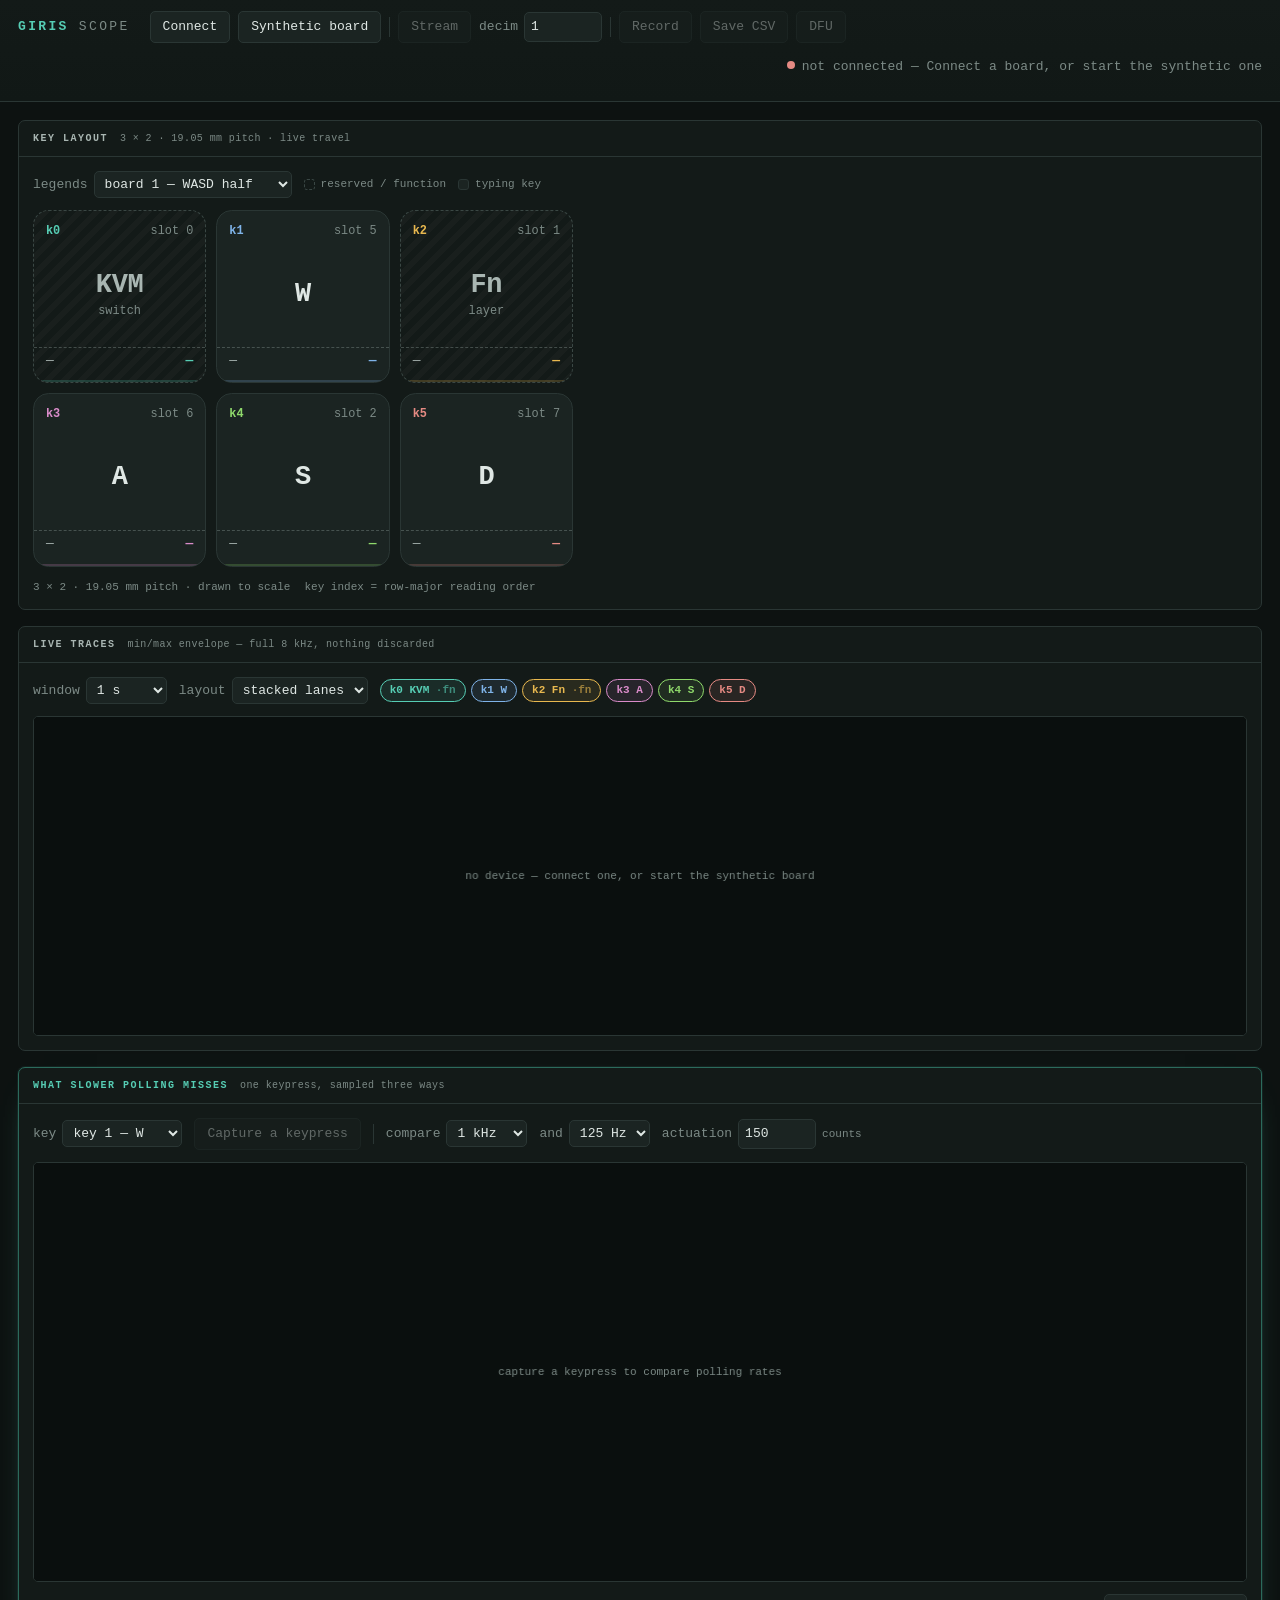
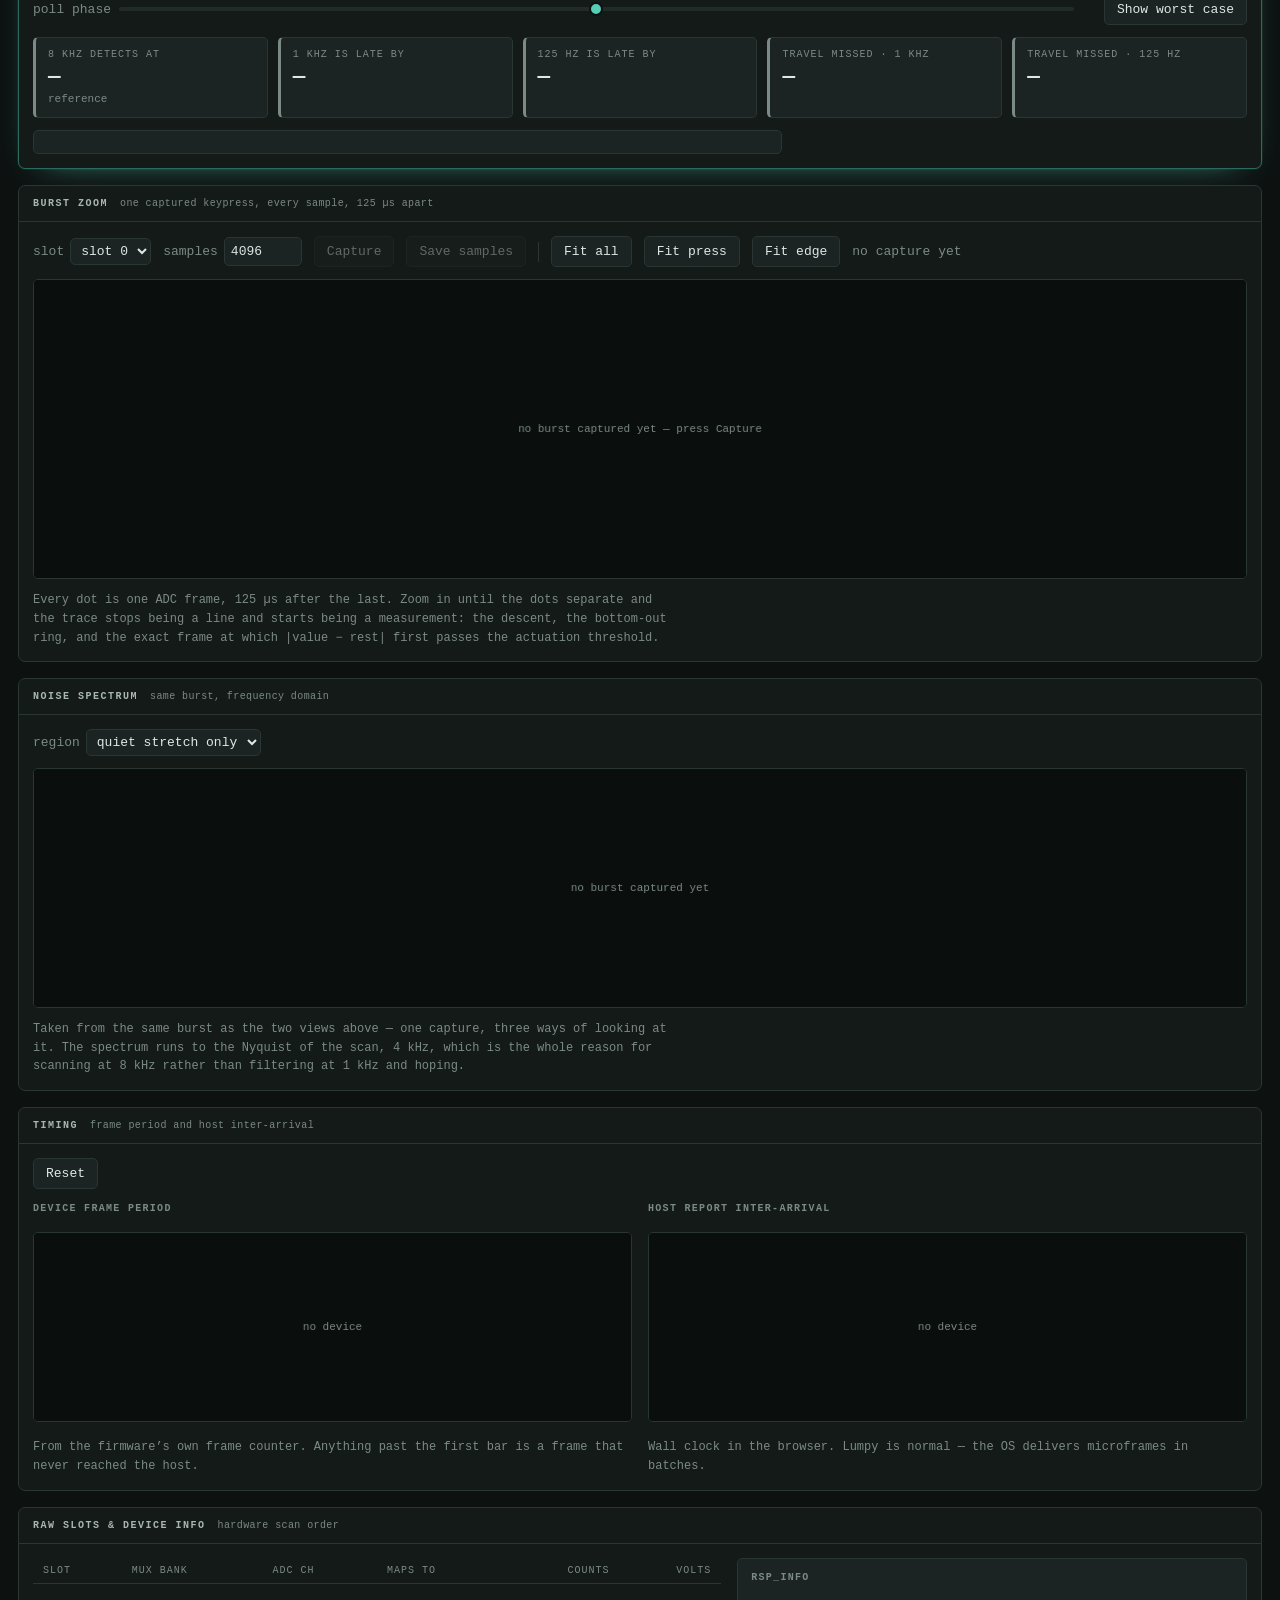
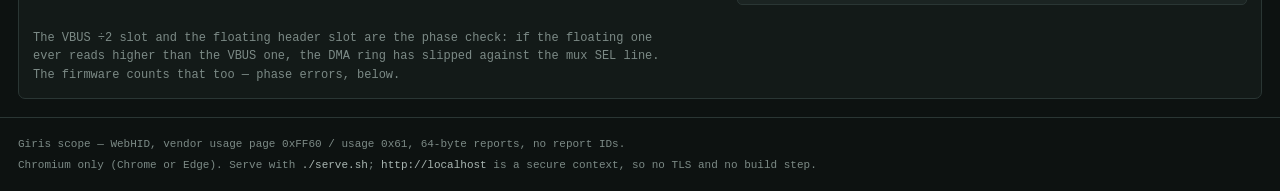
<file: fw/tools/viewer/index.html>
<!doctype html>
<!-- SPDX-License-Identifier: Apache-2.0
     Copyright 2026 Isaac Chiu
-->
<html lang="en">
<head>
<meta charset="utf-8">
<meta name="viewport" content="width=device-width,initial-scale=1">
<title>Giris scope</title>
<meta name="description" content="Live viewer for the Giris analog keyboard: 8 kHz Hall telemetry over raw HID, in the browser, with no build step.">
<link rel="stylesheet" href="style.css">
<link rel="icon" href="data:image/svg+xml,<svg xmlns='http://www.w3.org/2000/svg' viewBox='0 0 32 32'><rect width='32' height='32' rx='7' fill='%230D1211'/><path d='M4 22h4l3-11 3 8 3-13 3 18 3-8h5' fill='none' stroke='%2356CDB4' stroke-width='2.2' stroke-linejoin='round' stroke-linecap='round'/></svg>">
</head>
<body>

<header>
  <h1>Giris <span>scope</span></h1>
  <nav class="controls">
    <button id="connect">Connect</button>
    <button id="synth" title="A generated board: every view works with no hardware attached">Synthetic board</button>
    <span class="sep"></span>
    <button id="stream" disabled>Stream</button>
    <label class="field" title="Device-side decimation. 1 = every 8 kHz frame reaches the host.">decim
      <input type="number" id="decim" value="1" min="1" max="255"></label>
    <span class="sep"></span>
    <button id="record" disabled>Record</button>
    <button id="save" disabled>Save CSV</button>
    <button id="boot" disabled title="Jump to the ROM bootloader for reflashing">DFU</button>
  </nav>
  <span class="status"><span class="dot" id="dot"></span><span id="status">starting…</span></span>
  <div class="tabs" id="tabs" hidden></div>
</header>

<div class="banner" id="banner" hidden></div>

<main>

  <section class="panel" id="panel-keypad">
    <h2>Key layout <span class="sub">3 × 2 · 19.05 mm pitch · live travel</span></h2>
    <div class="body"></div>
  </section>

  <section class="panel" id="panel-trace">
    <h2>Live traces <span class="sub">min/max envelope — full 8 kHz, nothing discarded</span></h2>
    <div class="body"></div>
  </section>

  <section class="panel panel--feature" id="panel-compare">
    <h2>What slower polling misses <span class="sub">one keypress, sampled three ways</span></h2>
    <div class="body"></div>
  </section>

  <section class="panel" id="panel-burst">
    <h2>Burst zoom <span class="sub">one captured keypress, every sample, 125 µs apart</span></h2>
    <div class="body"></div>
  </section>

  <section class="panel" id="panel-spectrum">
    <h2>Noise spectrum <span class="sub">same burst, frequency domain</span></h2>
    <div class="body"></div>
  </section>

  <section class="panel" id="panel-histogram">
    <h2>Timing <span class="sub">frame period and host inter-arrival</span></h2>
    <div class="body"></div>
  </section>

  <section class="panel" id="panel-slots">
    <h2>Raw slots &amp; device info <span class="sub">hardware scan order</span></h2>
    <div class="body"></div>
  </section>

</main>

<footer>
  <span>Giris scope — WebHID, vendor usage page 0xFF60 / usage 0x61, 64-byte reports, no report IDs.</span>
  <span>Chromium only (Chrome or Edge). Serve with <code>./serve.sh</code>; <code>http://localhost</code> is a secure context, so no TLS and no build step.</span>
</footer>

<script type="module" src="js/app.js"></script>
</body>
</html>
</file>
<file: fw/tools/viewer/style.css>
/* SPDX-License-Identifier: Apache-2.0
 * Copyright 2026 Isaac Chiu
 */
/*
 * style.css — the whole visual identity, in one plain stylesheet.
 * No preprocessor, no framework, no build step. Dark by construction: this is a
 * bench instrument, and it usually shares a screen with an oscilloscope.
 */

:root {
  --paper: #0d1211;
  --surface: #131a18;
  --surface-2: #1b2422;
  --surface-3: #212c29;
  --plot: #0a0f0e;
  --plot-lane: #0c1211;
  --ink: #dfe7e4;
  --ink-2: #a9b6b2;
  --ink-3: #7c8a86;
  --rule: #2a3634;
  --grid: #1c2725;
  --accent: #56cdb4;
  --accent-dim: #2b6a5c;
  --warn: #de9a5c;
  --stop: #e58a83;
  --k0: #56cdb4;
  --k1: #7fb3e8;
  --k2: #e8b84f;
  --k3: #d98bc9;
  --k4: #8fd96b;
  --k5: #e58a83;

  --mono: ui-monospace, "SF Mono", SFMono-Regular, Menlo, Consolas, monospace;
  --radius: 7px;
}

* { box-sizing: border-box; }

body {
  margin: 0;
  background: var(--paper);
  color: var(--ink);
  font: 13px/1.5 var(--mono);
  font-variant-numeric: tabular-nums;
  -webkit-font-smoothing: antialiased;
}

canvas, img, svg { max-width: 100%; }
code { color: var(--ink-2); }

/* ------------------------------------------------------------- header */

header {
  display: flex;
  align-items: center;
  gap: 14px;
  flex-wrap: wrap;
  padding: 11px 18px;
  border-bottom: 1px solid var(--rule);
  background: linear-gradient(var(--surface), #111816);
  position: sticky;
  top: 0;
  z-index: 20;
}

h1 {
  font-size: 13px;
  letter-spacing: 0.18em;
  text-transform: uppercase;
  color: var(--accent);
  margin: 0 6px 0 0;
  font-weight: 700;
  white-space: nowrap;
}
h1 span { color: var(--ink-3); font-weight: 500; }

.controls { display: flex; align-items: center; gap: 8px; flex-wrap: wrap; }

button {
  font: inherit;
  background: var(--surface-2);
  color: var(--ink);
  border: 1px solid var(--rule);
  border-radius: 5px;
  padding: 5px 12px;
  cursor: pointer;
  white-space: nowrap;
  transition: border-color .12s, color .12s, background .12s;
}
button:hover:not(:disabled) { border-color: var(--accent); color: var(--accent); }
button:focus-visible { outline: 2px solid var(--accent); outline-offset: 1px; }
button:disabled { opacity: .38; cursor: default; }
button.on {
  background: var(--accent);
  color: #08201c;
  border-color: var(--accent);
  font-weight: 700;
}

.sep { width: 1px; height: 20px; background: var(--rule); }

label, .field { color: var(--ink-3); display: inline-flex; align-items: center; gap: 6px; white-space: nowrap; }
.field--grow { flex: 1 1 220px; }
.unit { color: var(--ink-3); font-size: 11px; }

input[type=number], select, input[type=text] {
  font: inherit;
  font-variant-numeric: tabular-nums;
  background: var(--surface-2);
  color: var(--ink);
  border: 1px solid var(--rule);
  border-radius: 5px;
  padding: 4px 6px;
}
input[type=number] { width: 6em; }
select { max-width: 22em; }
input:focus, select:focus { outline: none; border-color: var(--accent); }

input[type=range].slider {
  -webkit-appearance: none;
  appearance: none;
  flex: 1 1 160px;
  height: 4px;
  border-radius: 2px;
  background: var(--surface-3);
  accent-color: var(--accent);
}
input[type=range].slider::-webkit-slider-thumb {
  -webkit-appearance: none;
  width: 14px; height: 14px;
  border-radius: 50%;
  background: var(--accent);
  border: 2px solid var(--paper);
  cursor: pointer;
}

.status {
  margin-left: auto;
  color: var(--ink-3);
  white-space: nowrap;
  min-width: 0;
  overflow: hidden;
  text-overflow: ellipsis;
}
.dot {
  display: inline-block; width: 8px; height: 8px; border-radius: 50%;
  background: var(--stop); margin-right: 7px; vertical-align: 1px;
}
.dot.live { background: var(--accent); box-shadow: 0 0 8px -1px var(--accent); }

.tabs { display: flex; gap: 6px; flex-basis: 100%; flex-wrap: wrap; }
.tab {
  display: inline-flex; align-items: center; gap: 7px;
  padding: 3px 8px 3px 9px; font-size: 12px;
  background: transparent; border-color: var(--rule); color: var(--ink-3);
}
.tab.on { color: var(--ink); border-color: var(--accent-dim); background: var(--surface-2); }
.tab-dot { width: 6px; height: 6px; border-radius: 50%; background: var(--ink-3); }
.tab-dot.live { background: var(--accent); }
.tab-x { font-style: normal; color: var(--ink-3); padding: 0 2px; }
.tab-x:hover { color: var(--stop); }

.banner {
  padding: 9px 18px;
  background: #2a1f16;
  border-bottom: 1px solid #4a3722;
  color: var(--warn);
}

/* -------------------------------------------------------------- panels */

main {
  padding: 18px;
  display: flex;
  flex-direction: column;
  gap: 16px;
  max-width: 1680px;
  margin: 0 auto;
  min-width: 0;
}

.panel {
  background: var(--surface);
  border: 1px solid var(--rule);
  border-radius: var(--radius);
  min-width: 0;
}
.panel--feature {
  border-color: var(--accent-dim);
  box-shadow: 0 0 0 1px rgba(86, 205, 180, .08), 0 12px 34px -26px var(--accent);
}
.panel > h2 {
  font-size: 10px;
  letter-spacing: 0.15em;
  text-transform: uppercase;
  color: var(--ink-2);
  margin: 0;
  padding: 10px 14px;
  border-bottom: 1px solid var(--rule);
  font-weight: 700;
  display: flex;
  gap: 12px;
  align-items: baseline;
  flex-wrap: wrap;
}
.panel--feature > h2 { color: var(--accent); }
.panel > h2 .sub {
  font-weight: 400;
  letter-spacing: .04em;
  text-transform: none;
  color: var(--ink-3);
}
.panel > .body { padding: 14px; display: flex; flex-direction: column; gap: 12px; min-width: 0; }

h3 {
  font-size: 10px; letter-spacing: .13em; text-transform: uppercase;
  color: var(--ink-3); margin: 0 0 8px; font-weight: 600;
}

.row { display: flex; gap: 12px; align-items: center; flex-wrap: wrap; }
.row--controls { row-gap: 8px; }
.row--foot { align-items: flex-start; justify-content: space-between; }
.row--phase { gap: 14px; }

.muted { color: var(--ink-3); }
.mono { font-family: var(--mono); font-variant-numeric: tabular-nums; }
.err { color: var(--stop); }
.warnish { color: var(--warn); }
.dim { opacity: .55; }
.hint { color: var(--ink-3); font-size: 12px; max-width: 88ch; margin: 0; line-height: 1.55; }
.cursor-out { min-width: 22em; text-align: right; }

.plot {
  display: block;
  width: 100%;
  border-radius: 5px;
  background: var(--plot);
  border: 1px solid var(--rule);
  cursor: crosshair;
  touch-action: none;
}
.plot.grabbing { cursor: grabbing; }

/* ------------------------------------------------------------- keypad */

.keypad-wrap { width: 100%; max-width: 540px; }
.keypad {
  display: grid;
  width: 100%;
  justify-content: space-between;
  align-content: space-between;
  container-type: inline-size;
}

.cap {
  position: relative;
  border-radius: 9%;
  background: var(--surface-2);
  border: 1px solid var(--rule);
  overflow: hidden;
  user-select: none;
  cursor: pointer;
  transition: border-color .1s, box-shadow .1s;
}
.cap[data-role="fn"] {
  background:
    repeating-linear-gradient(135deg, transparent 0 6px, rgba(255,255,255,.022) 6px 12px),
    var(--surface);
  border-style: dashed;
  border-color: #3a4744;
}
.cap[data-state="down"] {
  border-color: var(--kc);
  border-style: solid;
  box-shadow: 0 0 0 1px var(--kc), 0 0 22px -6px var(--kc);
}

.cap-fill {
  position: absolute;
  left: 0; right: 0; bottom: 0;
  height: 0;
  background: var(--kc);
  opacity: .22;
  border-top: 2px solid var(--kc);
  pointer-events: none;
}
.cap[data-state="down"] .cap-fill { opacity: .34; }

.cap-act {
  position: absolute;
  left: 0; right: 0;
  bottom: 20%;
  height: 0;
  border-top: 1px dashed var(--ink-3);
  opacity: .45;
  pointer-events: none;
}

.cap-face {
  position: absolute;
  inset: 0;
  padding: 7%;
  display: flex;
  flex-direction: column;
  justify-content: space-between;
  pointer-events: none;
}
.cap-top { display: flex; justify-content: space-between; color: var(--ink-3); font-size: 10px; font-size: 2.2cqw; }
.cap-idx { color: var(--kc); font-weight: 700; }
.cap-mid { text-align: center; }
.cap-label {
  font-size: 24px; font-size: 5cqw;
  font-weight: 700;
  letter-spacing: -.01em;
  line-height: 1.1;
  color: var(--ink);
  word-break: break-word;
}
.cap[data-role="fn"] .cap-label { color: var(--ink-2); font-weight: 600; }
.cap-sub { font-size: 10px; font-size: 2.2cqw; color: var(--ink-3); margin-top: 2px; }
.cap-read {
  display: flex; justify-content: space-between;
  font-size: 10px; font-size: 2.4cqw;
  color: var(--ink-2);
}
.cap-travel { color: var(--kc); font-weight: 600; }

.keypad-scale {
  display: flex; gap: 14px; flex-wrap: wrap;
  font-size: 11px; color: var(--ink-3);
}
.legend-key { display: inline-flex; align-items: center; gap: 6px; color: var(--ink-3); font-size: 11px; }
.swatch { width: 11px; height: 11px; border-radius: 3px; display: inline-block; }
.swatch--key { background: var(--surface-2); border: 1px solid var(--rule); }
.swatch--fn { background: var(--surface); border: 1px dashed #3a4744; }

/* -------------------------------------------------------------- chips */

.chips { display: flex; gap: 5px; flex-wrap: wrap; }
.chip {
  padding: 2px 9px;
  font-size: 11px;
  border-radius: 999px;
  background: transparent;
  border: 1px solid var(--rule);
  color: var(--ink-3);
}
.chip.on { color: var(--kc); border-color: var(--kc); background: color-mix(in srgb, var(--kc) 10%, transparent); }
.chip[data-role="fn"]::after { content: " ·fn"; opacity: .6; }
.chip:hover:not(:disabled) { color: var(--kc); border-color: var(--kc); }

/* -------------------------------------------------------------- stats */

.stats {
  display: grid;
  grid-template-columns: repeat(auto-fit, minmax(190px, 1fr));
  gap: 10px;
}
.stat {
  background: var(--surface-2);
  border: 1px solid var(--rule);
  border-left: 3px solid var(--ink-3);
  border-radius: 5px;
  padding: 9px 12px;
}
.stat[data-tone="ok"] { border-left-color: var(--accent); }
.stat[data-tone="warn"] { border-left-color: var(--k1); }
.stat[data-tone="stop"] { border-left-color: var(--k2); }
.stat-k { font-size: 10px; letter-spacing: .1em; text-transform: uppercase; color: var(--ink-3); }
.stat-v { font-size: 21px; line-height: 1.25; margin: 2px 0 1px; font-weight: 600; }
.stat-h { font-size: 11px; color: var(--ink-3); }

.verdict {
  margin: 0;
  padding: 11px 13px;
  background: var(--surface-2);
  border: 1px solid var(--rule);
  border-radius: 5px;
  color: var(--ink-2);
  line-height: 1.65;
  max-width: 96ch;
}
.verdict b { color: var(--ink); font-weight: 700; }
.tagline { color: var(--ink-3); }

/* ---------------------------------------------------------- histogram */

.grid-2 { display: grid; grid-template-columns: repeat(auto-fit, minmax(320px, 1fr)); gap: 16px; }
.histo { min-width: 0; display: flex; flex-direction: column; gap: 8px; }
.histo .plot { cursor: default; }
.histo-stats { font-size: 11px; color: var(--ink-3); }

/* ------------------------------------------------------ slots & info */

.grid-info { display: grid; grid-template-columns: minmax(320px, 1.35fr) minmax(260px, 1fr); gap: 16px; }
@media (max-width: 900px) { .grid-info { grid-template-columns: 1fr; } }

.table-wrap { overflow-x: auto; min-width: 0; }
table { border-collapse: collapse; width: 100%; font-size: 12px; }
th, td {
  text-align: left;
  padding: 5px 10px;
  border-bottom: 1px solid var(--rule);
  font-variant-numeric: tabular-nums;
  white-space: nowrap;
}
th { color: var(--ink-3); font-weight: 500; font-size: 10px; letter-spacing: .1em; text-transform: uppercase; }
td.num, th.num { text-align: right; }
tbody tr:hover { background: var(--surface-2); }

.info-box {
  background: var(--surface-2);
  border: 1px solid var(--rule);
  border-radius: 5px;
  padding: 11px 13px;
  min-width: 0;
}
dl.kv { display: grid; grid-template-columns: auto minmax(0, 1fr); gap: 3px 12px; margin: 0; font-size: 11.5px; }
dl.kv dt { color: var(--ink-3); white-space: nowrap; }
dl.kv dd { margin: 0; color: var(--ink); overflow-wrap: anywhere; }

/* ------------------------------------------------------------- footer */

footer {
  display: flex;
  flex-direction: column;
  gap: 4px;
  padding: 18px;
  max-width: 1680px;
  margin: 0 auto;
  color: var(--ink-3);
  font-size: 11px;
  border-top: 1px solid var(--rule);
}

@media (max-width: 760px) {
  main, footer { padding: 12px; }
  .status { margin-left: 0; flex-basis: 100%; white-space: normal; }
  .cursor-out { min-width: 0; text-align: left; }
}
</file>
